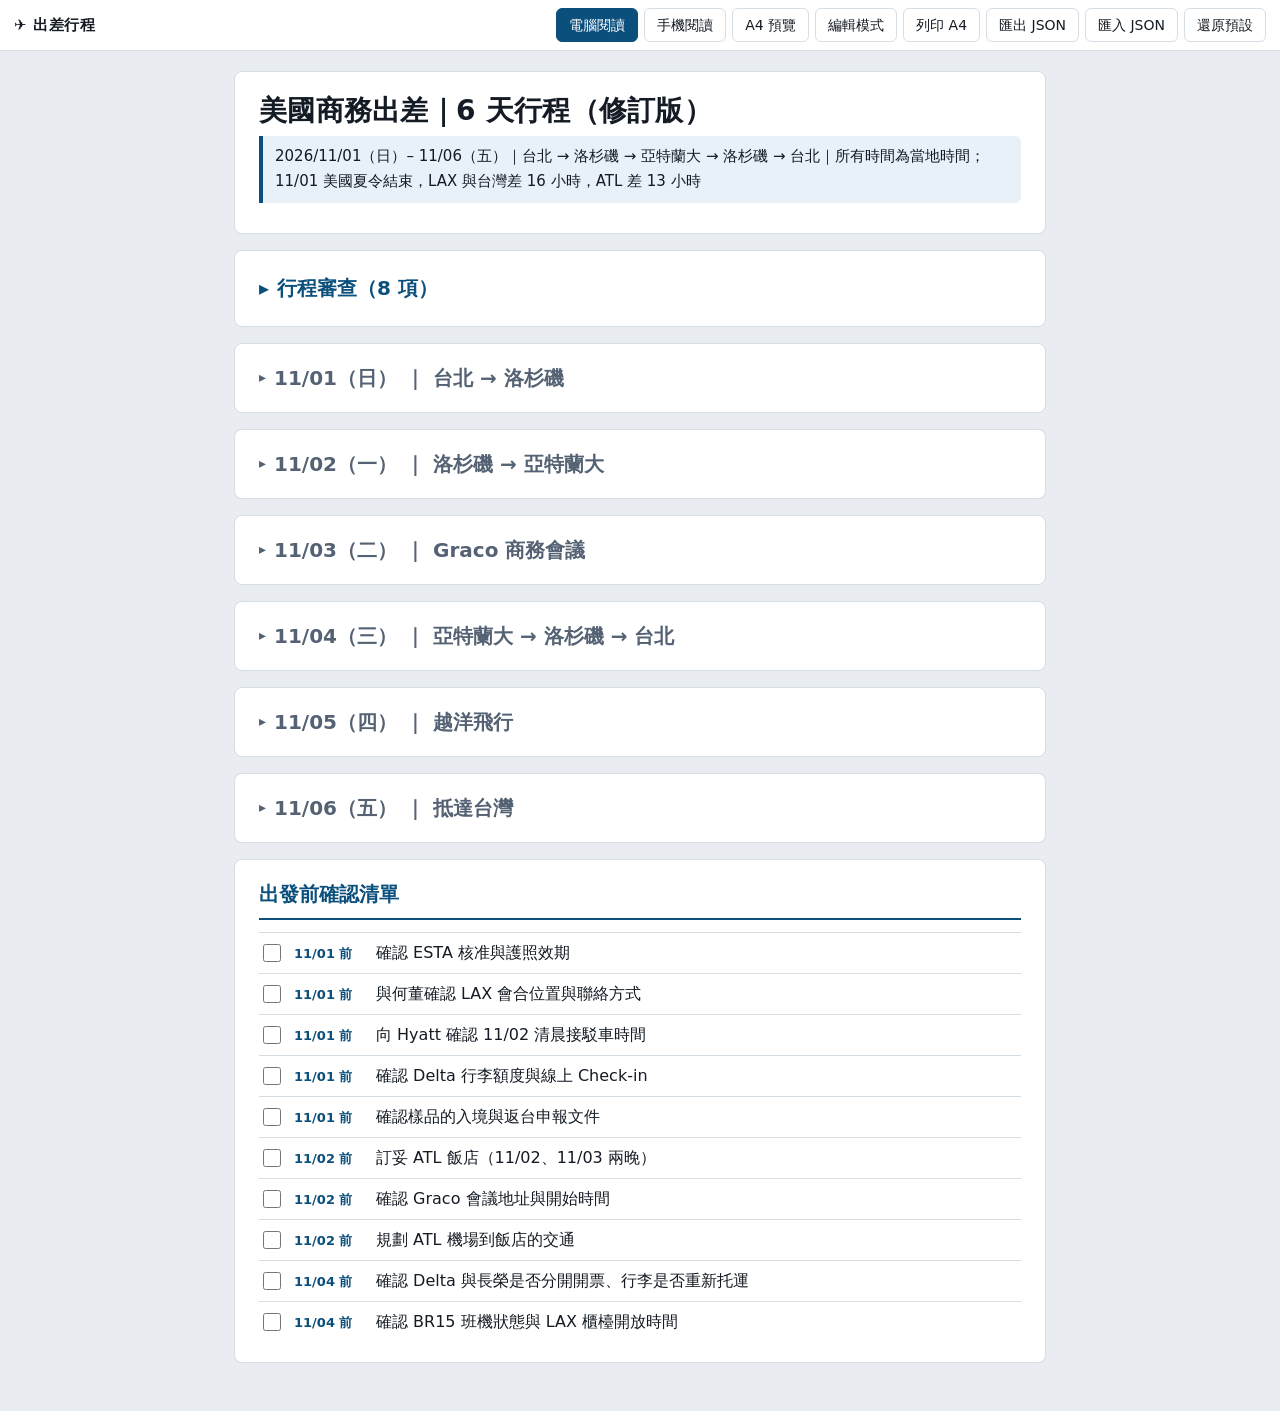
<file: index.html>
<!DOCTYPE html>
<html lang="zh-Hant"><head><meta charset="utf-8"><meta name="viewport" content="width=device-width,initial-scale=1">
<title>美國商務出差行程</title>
<link rel="stylesheet" href="style.css"></head><body>
<div class="bar"><b>✈ 出差行程</b>
<button data-m="" class="on">電腦閱讀</button><button data-m="mob">手機閱讀</button><button data-m="a4">A4 預覽</button>
<button id="ed">編輯模式</button><button id="pr">列印 A4</button><button id="ex">匯出 JSON</button>
<label class="btn">匯入 JSON<input id="im" type="file" accept=".json" hidden></label><button id="rs">還原預設</button></div>
<main id="app"></main>
<script type="application/json" id="d">
{"title":"美國商務出差｜6 天行程（修訂版）","subtitle":"2026/11/01（日）– 11/06（五）｜台北 → 洛杉磯 → 亞特蘭大 → 洛杉磯 → 台北｜所有時間為當地時間；11/01 美國夏令結束，LAX 與台灣差 16 小時，ATL 差 13 小時",
"issues":[
{"lv":"高","x":"時差與會議：11/03 的 09:00–17:00（EST）相當台灣 22:00–06:00，14:00–16:00 正是身體最低潮。關鍵提案與決策排上午，下午處理細節與待辦；11/02 白天多曬自然光。"},
{"lv":"高","x":"ATL 飯店尚未確定（需 11/02、11/03 兩晚）。請選會議地點（Concourse Pkwy／Peachtree Dunwoody 一帶）附近，通勤與 11/04 去機場時間都取決於此。"},
{"lv":"高","x":"11/02 落地到入住只留 60 分鐘過緊：16:24 抵達、17:00–18:30 為尖峰，ATL 機場到北區可能 60–90 分鐘。已改為預留 90 分鐘，晚餐移到 19:00。"},
{"lv":"中","x":"11/04 去 ATL 機場原抓 30 分鐘過於樂觀，已改 08:45 出發、預留 75 分鐘，不要壓縮。"},
{"lv":"中","x":"「凱悅住宿 17h50m」其實是落地到隔天起飛的間隔，飯店實際停留約 13 小時、可睡約 8 小時，已更正。"},
{"lv":"中","x":"11/04 LAX 候機 8h37m：長榮櫃檯約 18:30 才開，之前要帶著行李等。達美（SkyTeam）與長榮（Star Alliance）通常不能行李直掛，需重新托運；備案見 11/04 提示。"},
{"lv":"中","x":"樣品：Graco 會議攜帶的樣品，入境美國與返台都可能要申報，請先確認文件與規定。"},
{"lv":"低","x":"11/06 05:40 抵達後缺少返家交通安排，已補上（例：機場捷運→高鐵桃園站→嘉義）。"}],
"days":[
{"date":"11/01（日）","title":"台北 → 洛杉磯","flight":"BR12 19:40 TPE → 15:20 LAX（同日，飛行 11h40m）","hotel":"Hyatt Regency LAX・6225 W Century Blvd, Los Angeles, CA 90045","items":[
{"t":"16:45","e":"抵達桃園機場，長榮報到、托運"},{"t":"17:15","e":"安檢出境，晚餐或候機"},{"t":"18:45","e":"前往登機門"},{"t":"19:40","e":"BR12 起飛"},
{"t":"15:20","e":"抵達 LAX（當地 PST）"},{"t":"15:20–16:40","e":"入境審查、領行李、海關"},{"t":"16:40","e":"與何董會合，搭飯店接駁車"},{"t":"17:10","e":"Hyatt 辦理入住"},{"t":"18:30","e":"飯店晚餐（清淡）"},{"t":"19:30","e":"確認 DL327 報到、行李與隔日接駁時間，設鬧鐘"},{"t":"21:00","e":"就寢（可睡約 8 小時）"}],
"tip":"不排市區觀光；撐到 21:00 並利用自然光調時差。"},
{"date":"11/02（一）","title":"洛杉磯 → 亞特蘭大","flight":"DL327 09:10 LAX → 16:24 ATL（飛行 4h14m）","hotel":"ATL 飯店（待確認，建議靠近會議地點）","items":[
{"t":"05:40","e":"起床、盥洗"},{"t":"06:00","e":"Hyatt 早餐（未開則改外帶）"},{"t":"06:30","e":"退房，搭飯店接駁車"},{"t":"06:50","e":"抵達 LAX Delta 航廈"},{"t":"07:10","e":"報到、托運（行李最晚起飛前 45 分）"},{"t":"07:45","e":"TSA 安檢"},{"t":"08:30","e":"登機門候機"},{"t":"09:10","e":"DL327 起飛"},
{"t":"16:24","e":"抵達 ATL，領行李"},{"t":"17:15–19:00","e":"前往飯店、入住（尖峰預留 90 分鐘）"},{"t":"19:00","e":"晚餐"},{"t":"20:00","e":"檢查 Graco 簡報、樣品、隔日交通"},{"t":"21:00","e":"就寢"}],
"tip":"今晚可能因時差睡不著，事先備好助眠方式；11/01 晚上先確認 Hyatt 早餐與接駁時間。"},
{"date":"11/03（二）","title":"Graco 商務會議","flight":"無航班","hotel":"ATL 飯店","items":[
{"t":"06:30","e":"起床"},{"t":"07:00","e":"早餐"},{"t":"07:45","e":"檢查簡報、樣品與資料"},{"t":"08:00","e":"前往會議地點（依實際距離調整）"},{"t":"08:45","e":"報到、寒暄"},{"t":"09:00","e":"商務會議、產品開發方向交流"},{"t":"10:30","e":"設計概念與技術討論"},{"t":"12:00","e":"午餐"},{"t":"13:00","e":"產品提案、設計細節"},{"t":"15:00","e":"後續開發方向與待辦"},{"t":"16:30","e":"總結、確認下一步"},{"t":"17:00","e":"返回飯店"},{"t":"18:30","e":"晚餐"},{"t":"19:30","e":"整理會議紀錄、備份資料"},{"t":"20:30","e":"打包、確認 DL895"},{"t":"21:30","e":"休息"}],
"tip":"會議時間為暫估（09:00–17:00），地址與入口須向窗口確認；可詢問是否參觀設計中心。"},
{"date":"11/04（三）","title":"亞特蘭大 → 洛杉磯 → 台北","flight":"DL895 12:40 ATL → 14:23 LAX（4h43m）；BR15 23:00 LAX → TPE","hotel":"無（夜間班機）","items":[
{"t":"07:00","e":"起床"},{"t":"07:30","e":"早餐"},{"t":"08:15","e":"退房"},{"t":"08:45","e":"前往 ATL 機場（預留 75 分鐘）"},{"t":"10:00","e":"抵達機場，Delta 報到、托運"},{"t":"10:45","e":"TSA 安檢"},{"t":"11:30","e":"登機門候機"},{"t":"12:40","e":"DL895 起飛"},
{"t":"14:23","e":"抵達 LAX"},{"t":"14:23–15:30","e":"下機、領行李（需重新托運）"},{"t":"15:30","e":"移動到 Tom Bradley 國際航廈（TBIT）"},{"t":"16:00","e":"休息、整理資料"},{"t":"17:30","e":"晚餐"},{"t":"18:30","e":"BR15 櫃檯開放，報到、托運"},{"t":"19:30","e":"TSA 安檢"},{"t":"20:30","e":"免稅店、候機"},{"t":"22:00","e":"前往登機門"},{"t":"23:00","e":"BR15 起飛"}],
"tip":"備案：不想拖行李，先電洽 Hyatt 能否寄放，搭接駁去休息，18:00 前回 TBIT。BR15 櫃檯開放與關閉時間請出發前再核對長榮公告。DL895 若延誤，8h37m 也是緩衝。"},
{"date":"11/05（四）","title":"越洋飛行","flight":"BR15（飛行 14h40m，跨越國際換日線）","hotel":"機上","items":[
{"t":"前段","e":"用餐、休息"},{"t":"後段","e":"依台灣時間睡眠"},{"t":"抵達前","e":"早餐、備妥入境資料"}],
"tip":"上機後就把手錶調成台灣時間。"},
{"date":"11/06（五）","title":"抵達台灣","flight":"BR15 05:40 抵達 TPE","hotel":"返家","items":[
{"t":"05:40","e":"下機、入境審查"},{"t":"06:30","e":"領行李、海關（樣品如需申報）"},{"t":"07:15","e":"早餐、安排返家（機場捷運→高鐵桃園站→嘉義）"},{"t":"08:00","e":"返家休息"}],
"tip":"當天避免高專注工作與長途自行開車。"}],
"checklist":[
{"g":"11/01 前","x":"確認 ESTA 核准與護照效期","done":false},{"g":"11/01 前","x":"與何董確認 LAX 會合位置與聯絡方式","done":false},{"g":"11/01 前","x":"向 Hyatt 確認 11/02 清晨接駁車時間","done":false},{"g":"11/01 前","x":"確認 Delta 行李額度與線上 Check-in","done":false},{"g":"11/01 前","x":"確認樣品的入境與返台申報文件","done":false},
{"g":"11/02 前","x":"訂妥 ATL 飯店（11/02、11/03 兩晚）","done":false},{"g":"11/02 前","x":"確認 Graco 會議地址與開始時間","done":false},{"g":"11/02 前","x":"規劃 ATL 機場到飯店的交通","done":false},
{"g":"11/04 前","x":"確認 Delta 與長榮是否分開開票、行李是否重新托運","done":false},{"g":"11/04 前","x":"確認 BR15 班機狀態與 LAX 櫃檯開放時間","done":false}]}
</script>
<script>
const K='trip-itin-v1',$=id=>document.getElementById(id),DEF=JSON.parse($('d').textContent);
let D,mode='',ed=false,iO=false;
const E=s=>String(s??'').replace(/[&<>]/g,c=>({'&':'&amp;','<':'&lt;','>':'&gt;'}[c]));
const F=(p,v,t='span')=>`<${t} data-p="${p}"${ed?' contenteditable':''}>${E(v)}</${t}>`;
const G=p=>p?p.split('.').reduce((o,k)=>o[k],D):D;
const X=(a,i)=>`<span class="ops x"><button data-ins="${a}" data-i="${i}" title="在下方插入一列">＋</button><button data-mv="${a}" data-i="${i}" data-d="-1" title="上移">↑</button><button data-mv="${a}" data-i="${i}" data-d="1" title="下移">↓</button><button data-del="${a}" data-i="${i}" title="刪除">✕</button></span>`,A=a=>`<button class="x" data-add="${a}">＋新增</button>`;
const TPL={issues:{lv:'中',x:'新項目'},items:{t:'00:00',e:'新行程'},checklist:{g:'',x:'新項目',done:false},days:{date:'日期',title:'標題',flight:'',hotel:'',tip:'',items:[]}};
const save=()=>{try{localStorage[K]=JSON.stringify(D)}catch{}};
const M=()=>document.body.className=mode+(ed?' edit':'');
const dO={},T0=()=>{const n=new Date();return new Date(n.getFullYear(),n.getMonth(),n.getDate())};
const dt=y=>{const m=y.date.match(/(\d+)\/(\d+)/);return m?new Date((D.subtitle.match(/(\d{4})\//)||[])[1]||T0().getFullYear(),m[1]-1,m[2]):null};
const isO=i=>{if(ed)return true;if(i in dO)return dO[i];const z=dt(D.days[i]);return !(z&&z<T0())};
function R(){const y=scrollY,d=D,L=(a,f)=>d[a].map(f).join('');
$('app').innerHTML=`<div class="card">${F('title',d.title,'h1')}<div class="m">${F('subtitle',d.subtitle)}</div></div>
<div class="card"><details${iO||ed?' open':''}><summary>行程審查（${d.issues.length} 項）</summary>${L('issues',(x,i)=>`<div class="iss"><b>${F(`issues.${i}.lv`,x.lv)}</b><div>${F(`issues.${i}.x`,x.x)}</div>${X('issues',i)}</div>`)}${A('issues')}</details></div>
${L('days',(y,i)=>{const p=`days.${i}.`,z=dt(y),td=z&&+z==+T0();return `<div class="card${isO(i)?'':' closed'}${z&&z<T0()?' past':''}${td?' today':''}"><h2 data-d="${i}">${F(p+'date',y.date)}｜${F(p+'title',y.title)}${td?'<span class="tg">今天</span>':''}</h2><div class="body"><div class="m">航班：${F(p+'flight',y.flight)}<br>住宿：${F(p+'hotel',y.hotel)}</div>${y.items.map((r,j)=>`<div class="row"><span class="t">${F(`${p}items.${j}.t`,r.t)}</span><span>${F(`${p}items.${j}.e`,r.e)}</span>${X(p+'items',j)}</div>`).join('')}${A(p+'items')}<div class="m tip">提示：${F(p+'tip',y.tip)}</div></div></div>`})}
<div class="card"><h2>出發前確認清單</h2>${L('checklist',(c,i)=>`<div class="ck"><input type="checkbox" data-ck="${i}"${c.done?' checked':''}><span class="g">${F(`checklist.${i}.g`,c.g)}</span>${F(`checklist.${i}.x`,c.x)}${X('checklist',i)}</div>`)}${A('checklist')}</div>
${ed?'<div class="card"><button class="x" data-add="days">＋新增一天</button></div>':''}`;scrollTo(0,y)}
$('app').addEventListener('toggle',e=>{if(!ed)iO=e.target.open},true);
$('app').oninput=e=>{const p=e.target.dataset.p;if(p){const a=p.split('.'),k=a.pop();G(a.join('.'))[k]=e.target.innerText.trim();save()}};
$('app').onclick=e=>{const t=e.target,s=t.dataset,h=t.closest('h2[data-d]');if(h&&!ed){const c=h.parentElement;c.classList.toggle('closed');dO[h.dataset.d]=!c.classList.contains('closed');return}
if(s.add){G(s.add).push(structuredClone(TPL[s.add.split('.').pop()]));save();R()}
else if(s.ins){G(s.ins).splice(+s.i+1,0,structuredClone(TPL[s.ins.split('.').pop()]));save();R()}
else if(s.mv){const a=G(s.mv),i=+s.i,j=i+ +s.d;if(j>=0&&j<a.length){[a[i],a[j]]=[a[j],a[i]];save();R()}}
else if(s.del){G(s.del).splice(+s.i,1);save();R()}
else if(s.ck!=null){D.checklist[s.ck].done=t.checked;save()}};
document.querySelectorAll('[data-m]').forEach(b=>b.onclick=()=>{mode=b.dataset.m;document.querySelectorAll('[data-m]').forEach(x=>x.classList.toggle('on',x==b));M()});
$('ed').onclick=e=>{ed=!ed;e.target.classList.toggle('on',ed);M();R()};
$('pr').onclick=()=>print();
$('ex').onclick=()=>{const a=document.createElement('a');a.href=URL.createObjectURL(new Blob([JSON.stringify(D,null,2)],{type:'application/json'}));a.download='itinerary.json';a.click()};
$('im').onchange=e=>{const f=e.target.files[0];if(f)f.text().then(t=>{try{D=JSON.parse(t);save();R()}catch{alert('JSON 格式錯誤，未匯入')}})};
$('rs').onclick=()=>{if(confirm('還原為內建預設內容？目前的修改會被覆蓋。')){localStorage.removeItem(K);D=structuredClone(DEF);R();fetch('itinerary.json').then(r=>r.json()).then(j=>{D=j;R()}).catch(()=>{})}};
let s=null;try{s=JSON.parse(localStorage[K])}catch{}
D=s||structuredClone(DEF);R();document.querySelector('.today')?.scrollIntoView();
document.addEventListener('visibilitychange',()=>{if(!document.hidden&&!ed)R()});
if(!s)fetch('itinerary.json').then(r=>r.json()).then(j=>{D=j;R()}).catch(()=>{});
</script></body></html>
</file>
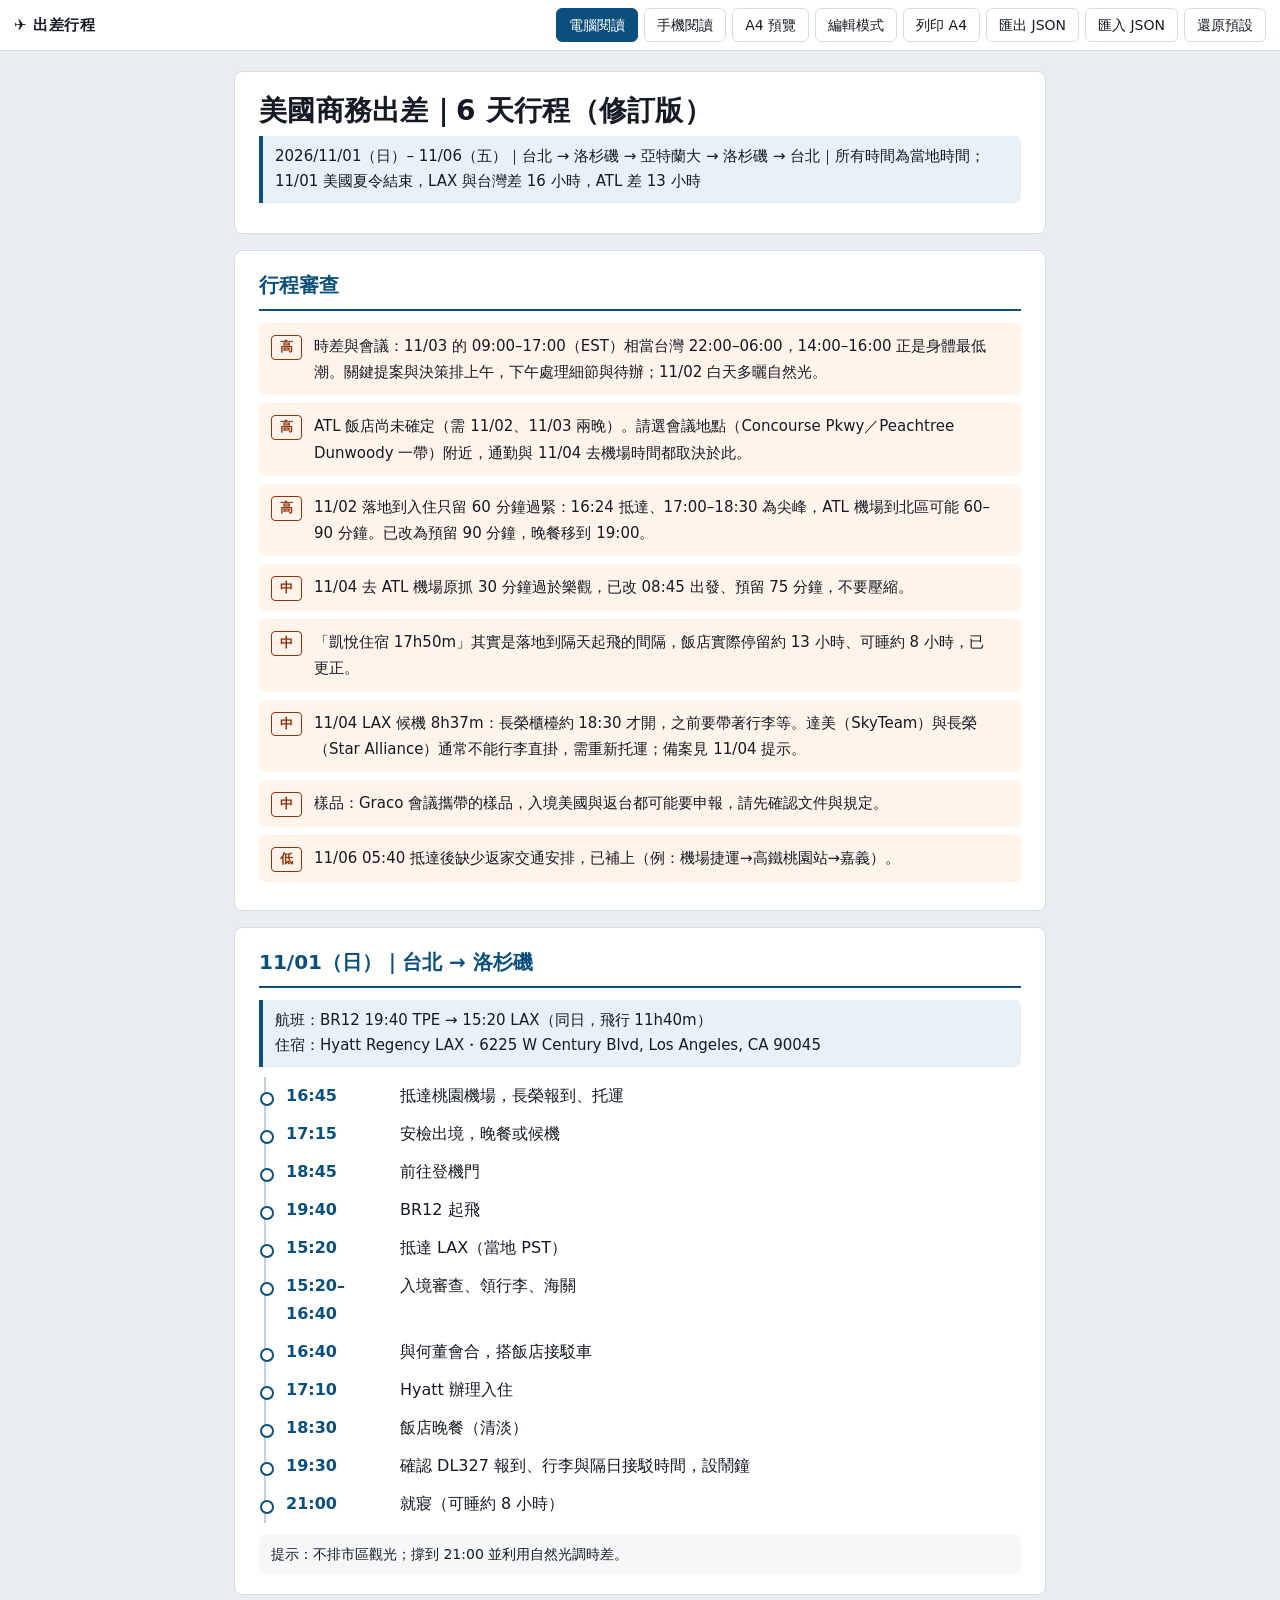
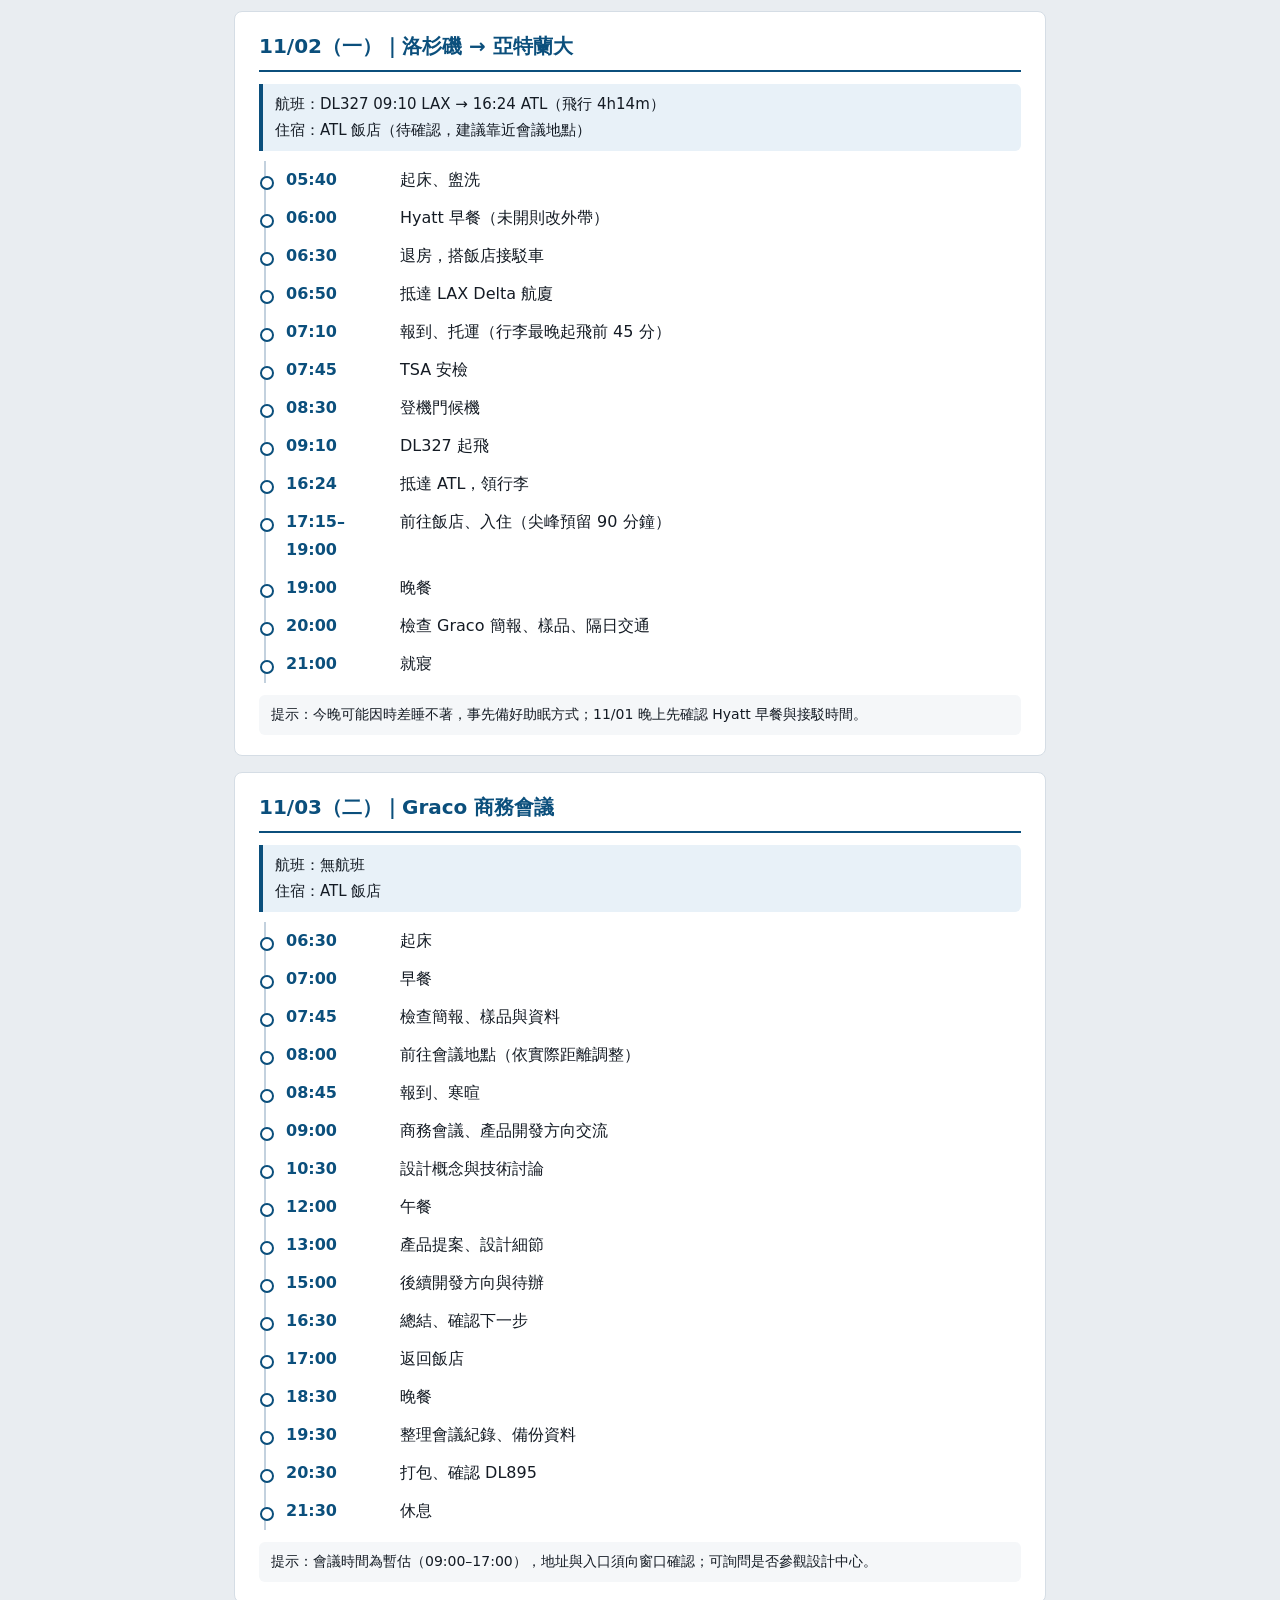
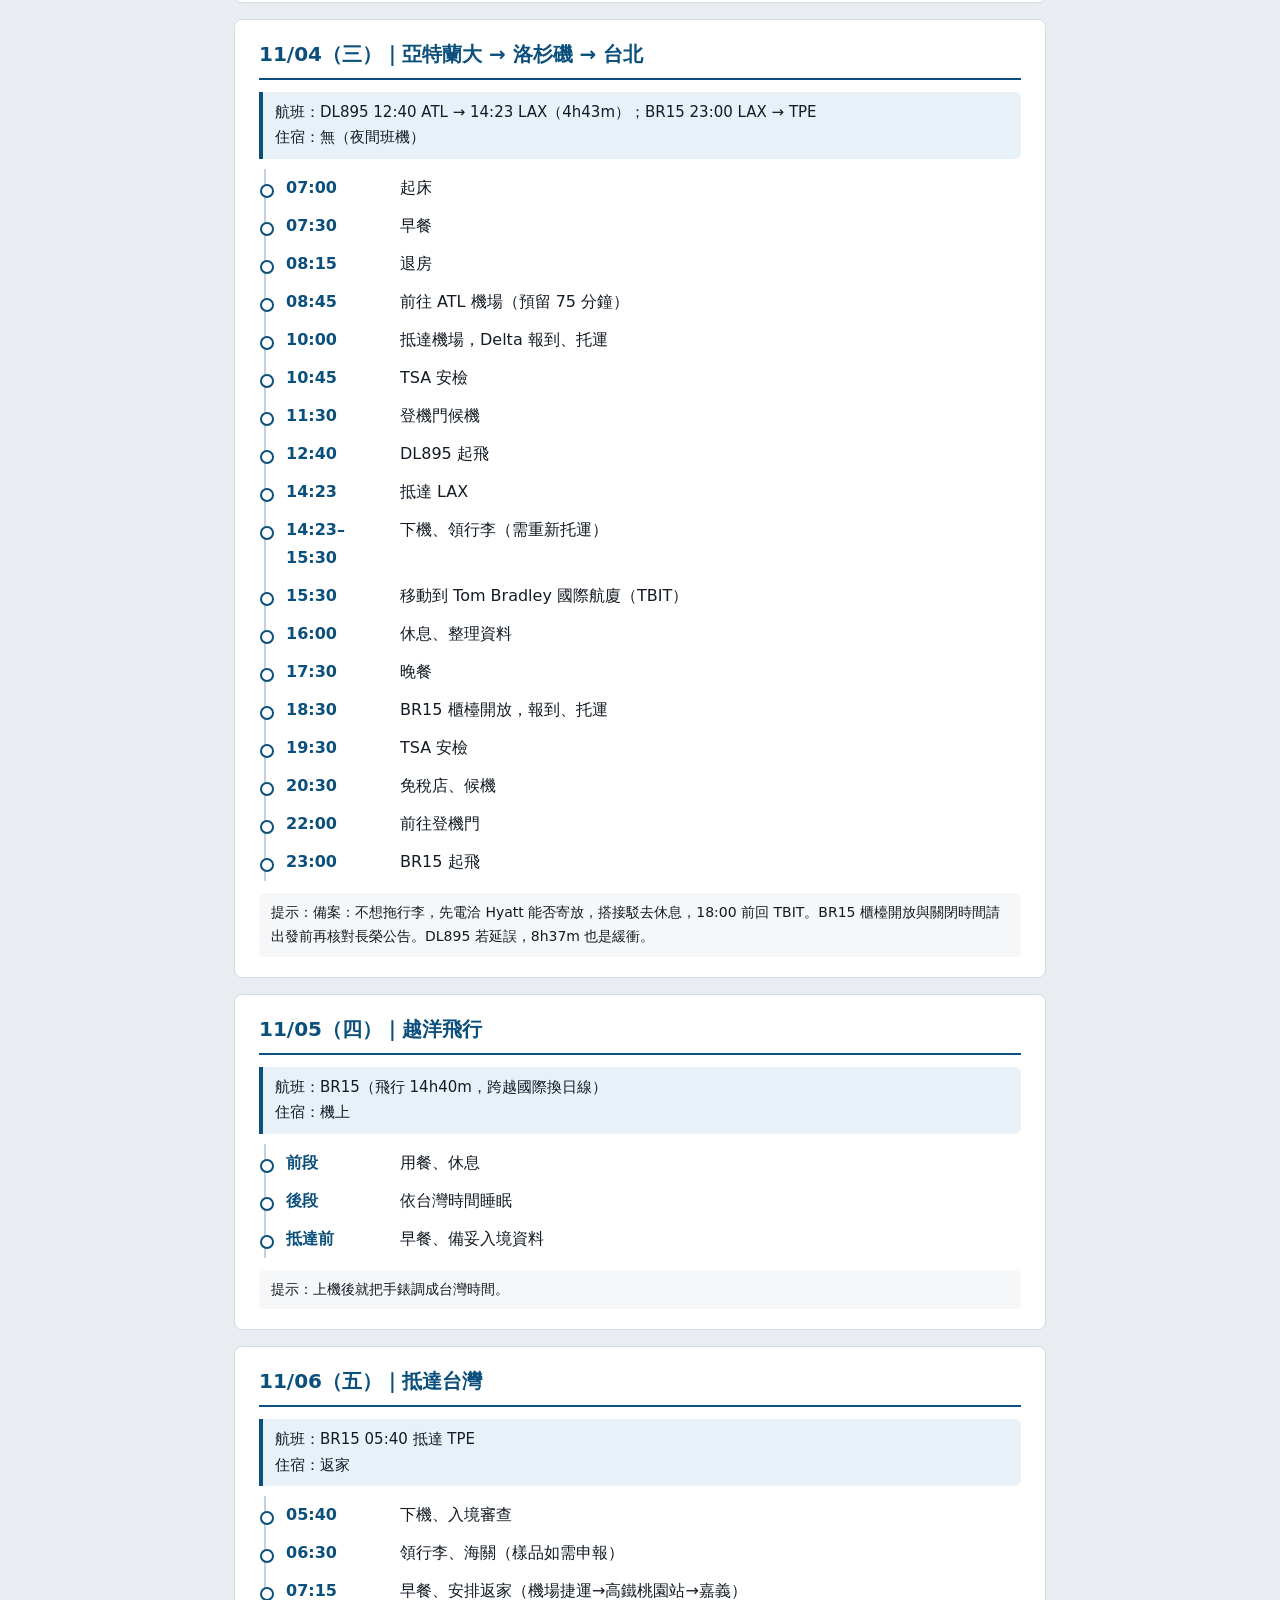
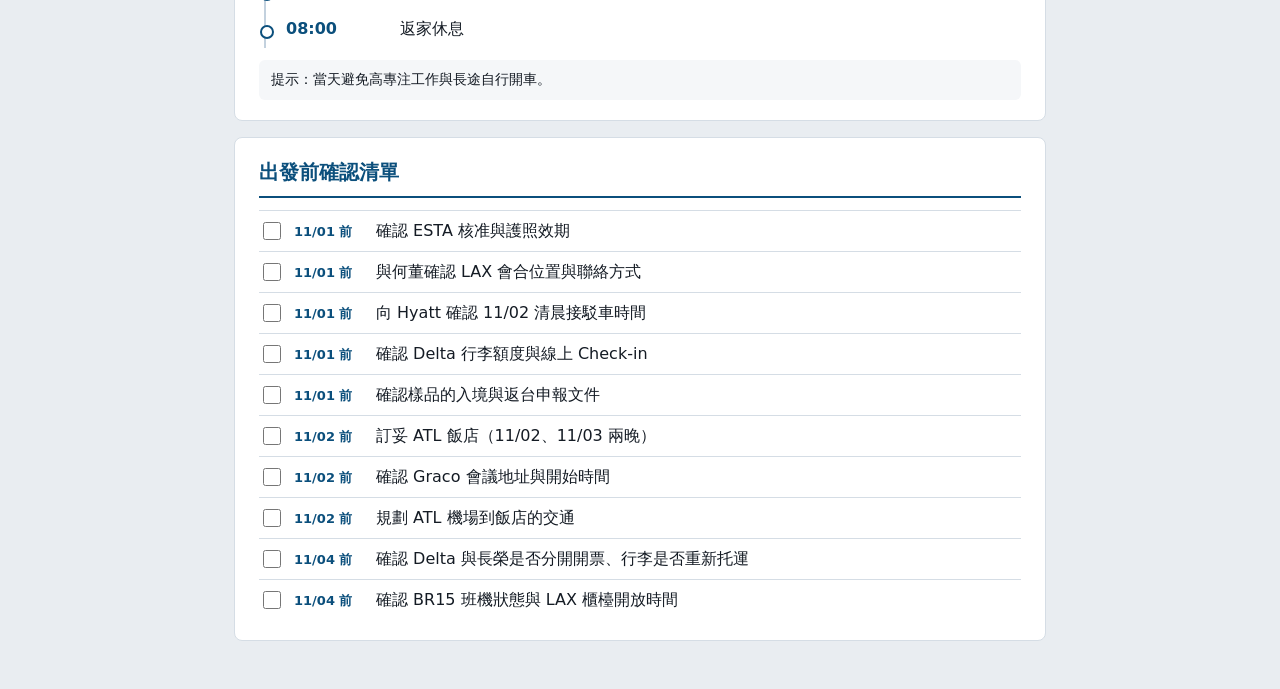
<file: trip-itinerary.html>
<!DOCTYPE html>
<html lang="zh-Hant"><head><meta charset="utf-8"><meta name="viewport" content="width=device-width,initial-scale=1">
<title>美國商務出差行程</title>
<link rel="stylesheet" href="style.css"></head><body>
<div class="bar"><b>✈ 出差行程</b>
<button data-m="" class="on">電腦閱讀</button><button data-m="mob">手機閱讀</button><button data-m="a4">A4 預覽</button>
<button id="ed">編輯模式</button><button id="pr">列印 A4</button><button id="ex">匯出 JSON</button>
<label class="btn">匯入 JSON<input id="im" type="file" accept=".json" hidden></label><button id="rs">還原預設</button></div>
<main id="app"></main>
<script type="application/json" id="d">
{"title":"美國商務出差｜6 天行程（修訂版）","subtitle":"2026/11/01（日）– 11/06（五）｜台北 → 洛杉磯 → 亞特蘭大 → 洛杉磯 → 台北｜所有時間為當地時間；11/01 美國夏令結束，LAX 與台灣差 16 小時，ATL 差 13 小時",
"issues":[
{"lv":"高","x":"時差與會議：11/03 的 09:00–17:00（EST）相當台灣 22:00–06:00，14:00–16:00 正是身體最低潮。關鍵提案與決策排上午，下午處理細節與待辦；11/02 白天多曬自然光。"},
{"lv":"高","x":"ATL 飯店尚未確定（需 11/02、11/03 兩晚）。請選會議地點（Concourse Pkwy／Peachtree Dunwoody 一帶）附近，通勤與 11/04 去機場時間都取決於此。"},
{"lv":"高","x":"11/02 落地到入住只留 60 分鐘過緊：16:24 抵達、17:00–18:30 為尖峰，ATL 機場到北區可能 60–90 分鐘。已改為預留 90 分鐘，晚餐移到 19:00。"},
{"lv":"中","x":"11/04 去 ATL 機場原抓 30 分鐘過於樂觀，已改 08:45 出發、預留 75 分鐘，不要壓縮。"},
{"lv":"中","x":"「凱悅住宿 17h50m」其實是落地到隔天起飛的間隔，飯店實際停留約 13 小時、可睡約 8 小時，已更正。"},
{"lv":"中","x":"11/04 LAX 候機 8h37m：長榮櫃檯約 18:30 才開，之前要帶著行李等。達美（SkyTeam）與長榮（Star Alliance）通常不能行李直掛，需重新托運；備案見 11/04 提示。"},
{"lv":"中","x":"樣品：Graco 會議攜帶的樣品，入境美國與返台都可能要申報，請先確認文件與規定。"},
{"lv":"低","x":"11/06 05:40 抵達後缺少返家交通安排，已補上（例：機場捷運→高鐵桃園站→嘉義）。"}],
"days":[
{"date":"11/01（日）","title":"台北 → 洛杉磯","flight":"BR12 19:40 TPE → 15:20 LAX（同日，飛行 11h40m）","hotel":"Hyatt Regency LAX・6225 W Century Blvd, Los Angeles, CA 90045","items":[
{"t":"16:45","e":"抵達桃園機場，長榮報到、托運"},{"t":"17:15","e":"安檢出境，晚餐或候機"},{"t":"18:45","e":"前往登機門"},{"t":"19:40","e":"BR12 起飛"},
{"t":"15:20","e":"抵達 LAX（當地 PST）"},{"t":"15:20–16:40","e":"入境審查、領行李、海關"},{"t":"16:40","e":"與何董會合，搭飯店接駁車"},{"t":"17:10","e":"Hyatt 辦理入住"},{"t":"18:30","e":"飯店晚餐（清淡）"},{"t":"19:30","e":"確認 DL327 報到、行李與隔日接駁時間，設鬧鐘"},{"t":"21:00","e":"就寢（可睡約 8 小時）"}],
"tip":"不排市區觀光；撐到 21:00 並利用自然光調時差。"},
{"date":"11/02（一）","title":"洛杉磯 → 亞特蘭大","flight":"DL327 09:10 LAX → 16:24 ATL（飛行 4h14m）","hotel":"ATL 飯店（待確認，建議靠近會議地點）","items":[
{"t":"05:40","e":"起床、盥洗"},{"t":"06:00","e":"Hyatt 早餐（未開則改外帶）"},{"t":"06:30","e":"退房，搭飯店接駁車"},{"t":"06:50","e":"抵達 LAX Delta 航廈"},{"t":"07:10","e":"報到、托運（行李最晚起飛前 45 分）"},{"t":"07:45","e":"TSA 安檢"},{"t":"08:30","e":"登機門候機"},{"t":"09:10","e":"DL327 起飛"},
{"t":"16:24","e":"抵達 ATL，領行李"},{"t":"17:15–19:00","e":"前往飯店、入住（尖峰預留 90 分鐘）"},{"t":"19:00","e":"晚餐"},{"t":"20:00","e":"檢查 Graco 簡報、樣品、隔日交通"},{"t":"21:00","e":"就寢"}],
"tip":"今晚可能因時差睡不著，事先備好助眠方式；11/01 晚上先確認 Hyatt 早餐與接駁時間。"},
{"date":"11/03（二）","title":"Graco 商務會議","flight":"無航班","hotel":"ATL 飯店","items":[
{"t":"06:30","e":"起床"},{"t":"07:00","e":"早餐"},{"t":"07:45","e":"檢查簡報、樣品與資料"},{"t":"08:00","e":"前往會議地點（依實際距離調整）"},{"t":"08:45","e":"報到、寒暄"},{"t":"09:00","e":"商務會議、產品開發方向交流"},{"t":"10:30","e":"設計概念與技術討論"},{"t":"12:00","e":"午餐"},{"t":"13:00","e":"產品提案、設計細節"},{"t":"15:00","e":"後續開發方向與待辦"},{"t":"16:30","e":"總結、確認下一步"},{"t":"17:00","e":"返回飯店"},{"t":"18:30","e":"晚餐"},{"t":"19:30","e":"整理會議紀錄、備份資料"},{"t":"20:30","e":"打包、確認 DL895"},{"t":"21:30","e":"休息"}],
"tip":"會議時間為暫估（09:00–17:00），地址與入口須向窗口確認；可詢問是否參觀設計中心。"},
{"date":"11/04（三）","title":"亞特蘭大 → 洛杉磯 → 台北","flight":"DL895 12:40 ATL → 14:23 LAX（4h43m）；BR15 23:00 LAX → TPE","hotel":"無（夜間班機）","items":[
{"t":"07:00","e":"起床"},{"t":"07:30","e":"早餐"},{"t":"08:15","e":"退房"},{"t":"08:45","e":"前往 ATL 機場（預留 75 分鐘）"},{"t":"10:00","e":"抵達機場，Delta 報到、托運"},{"t":"10:45","e":"TSA 安檢"},{"t":"11:30","e":"登機門候機"},{"t":"12:40","e":"DL895 起飛"},
{"t":"14:23","e":"抵達 LAX"},{"t":"14:23–15:30","e":"下機、領行李（需重新托運）"},{"t":"15:30","e":"移動到 Tom Bradley 國際航廈（TBIT）"},{"t":"16:00","e":"休息、整理資料"},{"t":"17:30","e":"晚餐"},{"t":"18:30","e":"BR15 櫃檯開放，報到、托運"},{"t":"19:30","e":"TSA 安檢"},{"t":"20:30","e":"免稅店、候機"},{"t":"22:00","e":"前往登機門"},{"t":"23:00","e":"BR15 起飛"}],
"tip":"備案：不想拖行李，先電洽 Hyatt 能否寄放，搭接駁去休息，18:00 前回 TBIT。BR15 櫃檯開放與關閉時間請出發前再核對長榮公告。DL895 若延誤，8h37m 也是緩衝。"},
{"date":"11/05（四）","title":"越洋飛行","flight":"BR15（飛行 14h40m，跨越國際換日線）","hotel":"機上","items":[
{"t":"前段","e":"用餐、休息"},{"t":"後段","e":"依台灣時間睡眠"},{"t":"抵達前","e":"早餐、備妥入境資料"}],
"tip":"上機後就把手錶調成台灣時間。"},
{"date":"11/06（五）","title":"抵達台灣","flight":"BR15 05:40 抵達 TPE","hotel":"返家","items":[
{"t":"05:40","e":"下機、入境審查"},{"t":"06:30","e":"領行李、海關（樣品如需申報）"},{"t":"07:15","e":"早餐、安排返家（機場捷運→高鐵桃園站→嘉義）"},{"t":"08:00","e":"返家休息"}],
"tip":"當天避免高專注工作與長途自行開車。"}],
"checklist":[
{"g":"11/01 前","x":"確認 ESTA 核准與護照效期","done":false},{"g":"11/01 前","x":"與何董確認 LAX 會合位置與聯絡方式","done":false},{"g":"11/01 前","x":"向 Hyatt 確認 11/02 清晨接駁車時間","done":false},{"g":"11/01 前","x":"確認 Delta 行李額度與線上 Check-in","done":false},{"g":"11/01 前","x":"確認樣品的入境與返台申報文件","done":false},
{"g":"11/02 前","x":"訂妥 ATL 飯店（11/02、11/03 兩晚）","done":false},{"g":"11/02 前","x":"確認 Graco 會議地址與開始時間","done":false},{"g":"11/02 前","x":"規劃 ATL 機場到飯店的交通","done":false},
{"g":"11/04 前","x":"確認 Delta 與長榮是否分開開票、行李是否重新托運","done":false},{"g":"11/04 前","x":"確認 BR15 班機狀態與 LAX 櫃檯開放時間","done":false}]}
</script>
<script>
const K='trip-itin-v1',$=id=>document.getElementById(id),DEF=JSON.parse($('d').textContent);
let D,mode='',ed=false;
const E=s=>String(s??'').replace(/[&<>]/g,c=>({'&':'&amp;','<':'&lt;','>':'&gt;'}[c]));
const F=(p,v,t='span')=>`<${t} data-p="${p}"${ed?' contenteditable':''}>${E(v)}</${t}>`;
const G=p=>p?p.split('.').reduce((o,k)=>o[k],D):D;
const X=(a,i)=>`<span class="ops x"><button data-ins="${a}" data-i="${i}" title="在下方插入一列">＋</button><button data-mv="${a}" data-i="${i}" data-d="-1" title="上移">↑</button><button data-mv="${a}" data-i="${i}" data-d="1" title="下移">↓</button><button data-del="${a}" data-i="${i}" title="刪除">✕</button></span>`,A=a=>`<button class="x" data-add="${a}">＋新增</button>`;
const TPL={issues:{lv:'中',x:'新項目'},items:{t:'00:00',e:'新行程'},checklist:{g:'',x:'新項目',done:false},days:{date:'日期',title:'標題',flight:'',hotel:'',tip:'',items:[]}};
const save=()=>{try{localStorage[K]=JSON.stringify(D)}catch{}};
const M=()=>document.body.className=mode+(ed?' edit':'');
function R(){const d=D,L=(a,f)=>d[a].map(f).join('');
$('app').innerHTML=`<div class="card">${F('title',d.title,'h1')}<div class="m">${F('subtitle',d.subtitle)}</div></div>
<div class="card"><h2>行程審查</h2>${L('issues',(x,i)=>`<div class="iss"><b>${F(`issues.${i}.lv`,x.lv)}</b><div>${F(`issues.${i}.x`,x.x)}</div>${X('issues',i)}</div>`)}${A('issues')}</div>
${L('days',(y,i)=>{const p=`days.${i}.`;return `<div class="card"><h2>${F(p+'date',y.date)}｜${F(p+'title',y.title)}</h2><div class="m">航班：${F(p+'flight',y.flight)}<br>住宿：${F(p+'hotel',y.hotel)}</div>${y.items.map((r,j)=>`<div class="row"><span class="t">${F(`${p}items.${j}.t`,r.t)}</span><span>${F(`${p}items.${j}.e`,r.e)}</span>${X(p+'items',j)}</div>`).join('')}${A(p+'items')}<div class="m tip">提示：${F(p+'tip',y.tip)}</div></div>`})}
<div class="card"><h2>出發前確認清單</h2>${L('checklist',(c,i)=>`<div class="ck"><input type="checkbox" data-ck="${i}"${c.done?' checked':''}><span class="g">${F(`checklist.${i}.g`,c.g)}</span>${F(`checklist.${i}.x`,c.x)}${X('checklist',i)}</div>`)}${A('checklist')}</div>
${ed?'<div class="card"><button class="x" data-add="days">＋新增一天</button></div>':''}`}
$('app').oninput=e=>{const p=e.target.dataset.p;if(p){const a=p.split('.'),k=a.pop();G(a.join('.'))[k]=e.target.innerText.trim();save()}};
$('app').onclick=e=>{const t=e.target,s=t.dataset;
if(s.add){G(s.add).push(structuredClone(TPL[s.add.split('.').pop()]));save();R()}
else if(s.ins){G(s.ins).splice(+s.i+1,0,structuredClone(TPL[s.ins.split('.').pop()]));save();R()}
else if(s.mv){const a=G(s.mv),i=+s.i,j=i+ +s.d;if(j>=0&&j<a.length){[a[i],a[j]]=[a[j],a[i]];save();R()}}
else if(s.del){G(s.del).splice(+s.i,1);save();R()}
else if(s.ck!=null){D.checklist[s.ck].done=t.checked;save()}};
document.querySelectorAll('[data-m]').forEach(b=>b.onclick=()=>{mode=b.dataset.m;document.querySelectorAll('[data-m]').forEach(x=>x.classList.toggle('on',x==b));M()});
$('ed').onclick=e=>{ed=!ed;e.target.classList.toggle('on',ed);M();R()};
$('pr').onclick=()=>print();
$('ex').onclick=()=>{const a=document.createElement('a');a.href=URL.createObjectURL(new Blob([JSON.stringify(D,null,2)],{type:'application/json'}));a.download='itinerary.json';a.click()};
$('im').onchange=e=>{const f=e.target.files[0];if(f)f.text().then(t=>{try{D=JSON.parse(t);save();R()}catch{alert('JSON 格式錯誤，未匯入')}})};
$('rs').onclick=()=>{if(confirm('還原為內建預設內容？目前的修改會被覆蓋。')){localStorage.removeItem(K);D=structuredClone(DEF);R();fetch('itinerary.json').then(r=>r.json()).then(j=>{D=j;R()}).catch(()=>{})}};
let s=null;try{s=JSON.parse(localStorage[K])}catch{}
D=s||structuredClone(DEF);R();
if(!s)fetch('itinerary.json').then(r=>r.json()).then(j=>{D=j;R()}).catch(()=>{});
</script></body></html>
</file>
<file: style.css>
/* 美國商務出差行程｜樣式 —— 色彩、字級、各模式集中在這裡調整 */
:root{
  --bg:#e9edf1;      /* 頁面底色 */
  --c:#ffffff;       /* 卡片 */
  --t:#141b24;       /* 文字 */
  --m:#546273;       /* 次要文字 */
  --a:#0b4f7c;       /* 主色：深海藍 */
  --a2:#e8f1f8;      /* 主色淡底 */
  --l:#d5dde5;       /* 分隔線 */
  --w:#8f3410;       /* 警示文字 */
  --wb:#fff3ea;      /* 警示底 */
  --fs:16px;         /* 基本字級 */
}
*{box-sizing:border-box}
html{-webkit-text-size-adjust:100%}
body{margin:0;background:var(--bg);color:var(--t);font:400 var(--fs)/1.75 "Noto Sans TC","PingFang TC","Microsoft JhengHei",system-ui,sans-serif;font-variant-numeric:tabular-nums}

/* 工具列 */
.bar{position:sticky;top:0;z-index:9;display:flex;flex-wrap:wrap;gap:6px;align-items:center;padding:8px 14px;background:rgba(255,255,255,.96);border-bottom:1px solid var(--l);backdrop-filter:blur(6px)}
.bar b{margin-right:auto;font-size:15px;letter-spacing:.04em}
button,.btn{font:inherit;font-size:14px;line-height:1;min-height:34px;padding:0 12px;border:1px solid var(--l);background:var(--c);color:var(--t);border-radius:6px;cursor:pointer;display:inline-flex;align-items:center}
button:hover,.btn:hover{border-color:var(--a)}
button:focus-visible,.btn:focus-within,[contenteditable]:focus-visible{outline:2px solid var(--a);outline-offset:2px}
button.on{background:var(--a);border-color:var(--a);color:#fff}

/* 版面 */
main{max-width:840px;margin:20px auto 48px;padding:0 14px}
.card{background:var(--c);border:1px solid var(--l);border-radius:8px;padding:20px 24px;margin-bottom:16px}
h1{font-size:28px;line-height:1.35;font-weight:700;margin:0 0 6px;letter-spacing:.01em}
h2{font-size:20px;line-height:1.4;font-weight:700;margin:0 0 12px;padding-bottom:10px;border-bottom:2px solid var(--a);color:var(--a)}
.m{color:var(--m);font-size:14px;line-height:1.7}

/* 航班與住宿資訊條 */
.card .m:nth-of-type(1){background:var(--a2);color:var(--t);border-left:4px solid var(--a);padding:8px 12px;margin-bottom:10px;border-radius:0 6px 6px 0;font-size:15px}

/* 時間軸 */
.row{position:relative;display:grid;grid-template-columns:104px 1fr auto;gap:10px;padding:5px 0 5px 20px;margin-left:5px;border-left:2px solid #c3d1de}
.row::before{content:"";position:absolute;left:-6px;top:15px;width:10px;height:10px;border-radius:50%;background:var(--c);border:2px solid var(--a)}
.t{color:var(--a);font-weight:700}
.tip{margin-top:12px;padding:8px 12px;background:#f5f7f9;border-radius:6px;font-size:14px;color:var(--t)}

/* 審查項目 */
.iss{display:grid;grid-template-columns:auto 1fr auto;gap:12px;align-items:baseline;padding:10px 12px;margin:8px 0;background:var(--wb);border-radius:6px}
.iss b{color:var(--w);font-size:13px;padding:0 8px;border:1px solid currentColor;border-radius:4px;white-space:nowrap}
.iss div{color:var(--t);font-size:15px}

/* 確認清單 */
.ck{display:flex;gap:10px;align-items:baseline;padding:6px 0;border-top:1px solid var(--l)}
.ck input{width:18px;height:18px;accent-color:var(--a);flex:none;align-self:center}
.g{color:var(--a);font-size:13px;min-width:72px;font-weight:600}

/* 編輯模式 */
.ops{white-space:nowrap}
.ops button{min-height:26px;padding:0 8px;margin-left:3px;font-size:12px}
.x{display:none}.edit .x{display:inline-flex}
.edit [contenteditable]{display:inline-block;min-width:1.5em;outline:1px dashed #7aa6c4;outline-offset:2px;border-radius:3px}

/* 手機：窄螢幕自動套用，也可手動切換 */
.mob{--fs:16px}
.mob main{max-width:430px;margin-top:10px;padding:0 8px}
.mob .card{padding:14px 14px}
.mob h1{font-size:23px}.mob h2{font-size:18px}
.mob .row{grid-template-columns:62px 1fr auto;gap:6px;padding-left:16px}
.mob .iss{grid-template-columns:1fr auto}.mob .iss b{grid-column:1/-1;justify-self:start}
@media(max-width:640px){
  main{padding:0 8px;margin-top:10px}.card{padding:14px}
  h1{font-size:23px}h2{font-size:18px}
  .row{grid-template-columns:62px 1fr auto;gap:6px;padding-left:16px}
  .iss{grid-template-columns:1fr auto}.iss b{grid-column:1/-1;justify-self:start}
}

/* A4 預覽（螢幕）與列印共用 */
.a4{background:#c5ccd3;--fs:13px}
.a4 main{width:210mm;max-width:none;min-height:297mm;margin:14px auto;padding:12mm;background:#fff;box-shadow:0 2px 12px rgba(0,0,0,.18)}
.a4 .card,.card{--x:0}
.a4 .card{border:0;border-radius:0;padding:8px 0;margin:0;break-inside:avoid}
.a4 h1{font-size:21px}.a4 h2{font-size:15px;margin-bottom:6px;padding-bottom:4px}
.a4 .m{font-size:12px}.a4 .iss div,.a4 .tip{font-size:12px}
.a4 .row{grid-template-columns:24mm 1fr auto;padding-top:1px;padding-bottom:1px;line-height:1.55}
.a4 .row::before{top:7px}
@page{size:A4;margin:10mm}
@media print{
  .bar,.x{display:none!important}
  body{background:#fff;font-size:10.5pt;line-height:1.55}
  main{width:auto;max-width:none;margin:0;padding:0;box-shadow:none}
  .card{border:0;border-radius:0;padding:8px 0;margin:0;break-inside:avoid}
  h1{font-size:18pt}h2{font-size:12.5pt;margin-bottom:6px;padding-bottom:4px}
  .m,.tip,.iss div{font-size:9.5pt}
  .row{grid-template-columns:24mm 1fr;padding-top:1px;padding-bottom:1px}.row::before{top:7px}
  .edit [contenteditable]{outline:none}
  .iss,.tip,.card .m:nth-of-type(1){-webkit-print-color-adjust:exact;print-color-adjust:exact}
}

/* 可收合的行程審查 */
summary{display:flex;align-items:center;gap:8px;font-size:20px;font-weight:700;color:var(--a);cursor:pointer;list-style:none}
summary::-webkit-details-marker{display:none}
summary::before{content:"▸"}
details[open]>summary::before{content:"▾"}
details[open]>summary{padding-bottom:10px;margin-bottom:8px;border-bottom:2px solid var(--a)}
.mob summary{font-size:18px}
@media(max-width:640px){summary{font-size:18px}}
@media print{summary{font-size:12.5pt}}

/* 依日期自動收合：已過的日子收起，今天標示，可點標題手動開關 */
h2[data-d]{display:flex;align-items:center;gap:8px;scroll-margin-top:64px}
h2[data-d]::before{content:"▾";font-size:14px}
.closed h2[data-d]::before{content:"▸"}
.closed h2[data-d]{margin-bottom:0;padding-bottom:0;border-bottom:0}
.closed .body{display:none}
body:not(.edit) h2[data-d]{cursor:pointer}
.past h2{color:var(--m);border-color:var(--l)}
.tg{margin-left:auto;font-size:13px;font-weight:600;color:#fff;background:var(--a);padding:1px 10px;border-radius:99px}
.today{border-color:var(--a);box-shadow:0 0 0 2px var(--a2)}
.a4 .closed .body{display:block}
.a4 h2[data-d]::before,.a4 .tg{display:none}
@media print{.closed .body{display:block!important}h2[data-d]::before,.tg{display:none}.today{box-shadow:none}.closed h2[data-d]{margin-bottom:6px;padding-bottom:4px;border-bottom:2px solid var(--a)}}
</file>
